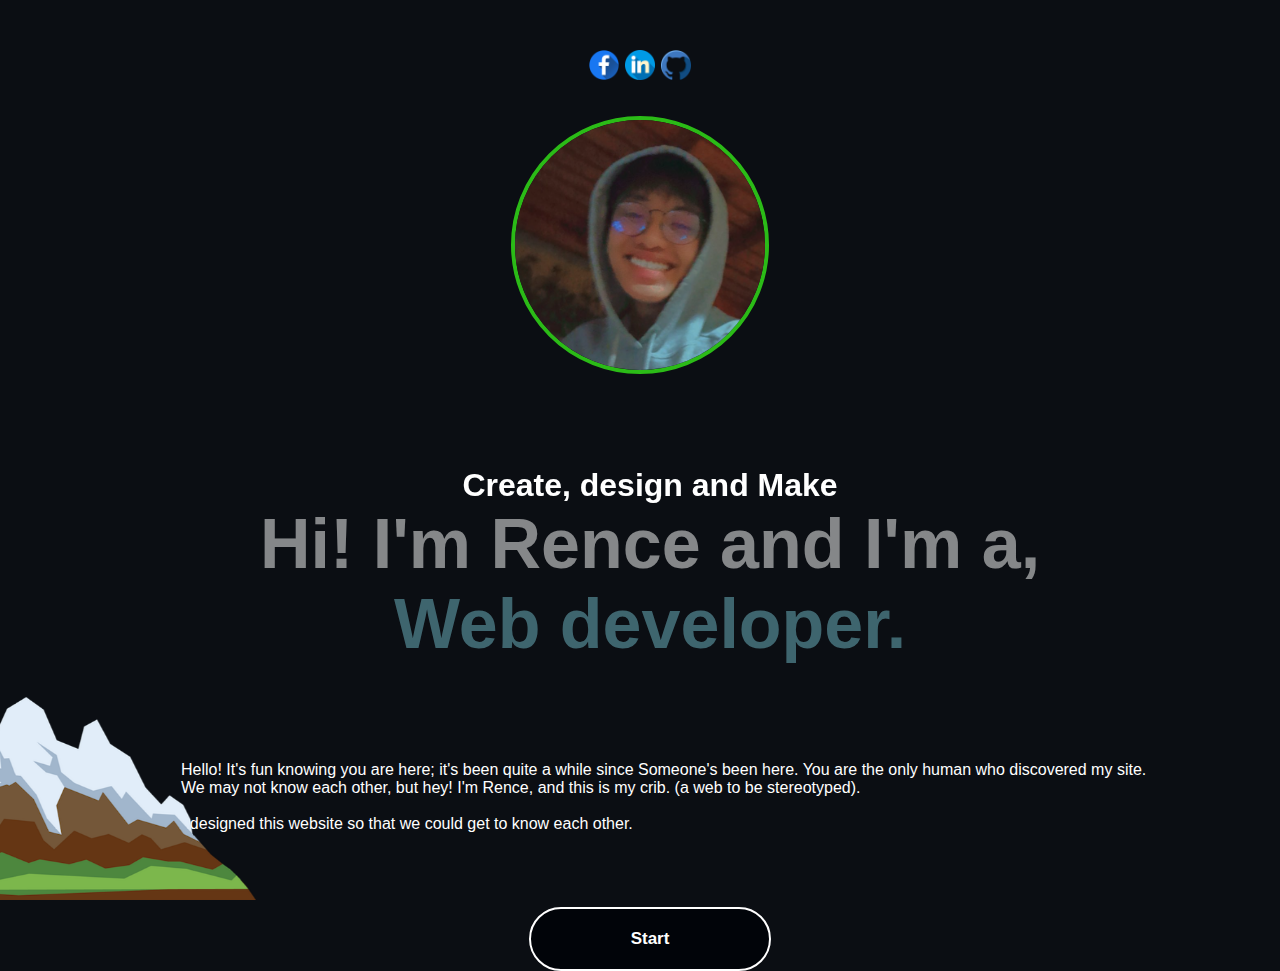
<file: index.html>
<!DOCTYPE html>
<html lang="en">
  <head>
    <meta charset="UTF-8" />
    <meta http-equiv="X-UA-Compatible" content="IE=edge" />
    <meta name="viewport" content="width=device-width, initial-scale=1.0" />

    <link rel="icon" href="/developer (1).png" type="image/x-icon" >
    <link
    href="https://fonts.googleapis.com/css2?family=Poppins:wght@400;700&display=swap"
    rel="styleheet" />

    <link href="https://cdn.jsdelivr.net/npm/bootstrap@5.3.0/dist/css/bootstrap.min.css" rel="stylesheet" 
    integrity="sha384-9ndCyUaIbzAi2FUVXJi0CjmCapSmO7SnpJef0486qhLnuZ2cdeRhO02iuK6FUUVM" crossorigin="anonymous">
    <link rel="stylesheet" href="button.css"> 
    <link rel="stylesheet" href="font.css">
    <link rel="stylesheet" href="pic-logo.css">
    <link rel="stylesheet" href="query.css">
    <title>rence</title>
  </head> 
  <div class="main">
  <section>
      <div class="logo-container">
        <div class="links-container">
          <nav class="socials">
            <a href=""><img class="pic-this" src="facebook.png"/></a>
            <a href="https://www.linkedin.com/in/john-clarence-palma-036588278"><img class="pic-this" src="linkedin.png"
            /></a>
            <a href="https://github.com/Scratch-io"
              ><img class="pic-this" src="github.png"
            /></a>
          </nav>
        </div>
      <div>
        <h1 class="changes">
          Create, design and Make<br />
        <span class="rence">
          Hi! I'm Rence and I'm a,<br />
          <span class="rence2">Web developer.</span>
        </h1>
        <div class="logo-background">
        <div class="logo-container-background">
          <img
            class="logo"
            src="Snapchat-1335195210 (1).jpg"
            alt="logo" />
        </div>
      </div>

        <div class="left-card">
          <div class="text-word">
        <p>
          Hello! It's fun knowing you are here; it's been quite a while since
          Someone's been here. You are the only human who discovered my site.<br />
          We may not know each other, but hey! I'm Rence, and this is my crib.
          (a web to be stereotyped).<br><br>
          
          I designed this website so that we could get to know each other.
        </p>
          </div>
      </div>
      </div>
        <div class="start-container">
          <a href="targeted.html" target="_self">
            <button class="Start">Start</button>
          </a>
        </div>
        <div class="mountain-container">
          <div class="mountain">
            <div><img  class="drift"  src="mountain.png" alt="mountain"></div>
          
        </div>
      </section>
    </div>
      <script src="https://cdn.jsdelivr.net/npm/bootstrap@5.3.0/dist/js/bootstrap.bundle.min.js" 
          integrity="sha384-geWF76RCwLtnZ8qwWowPQNguL3RmwHVBC9FhGdlKrxdiJJigb/j/68SIy3Te4Bkz" crossorigin="anonymous"></script>
      </body> 
    </html>
</file>
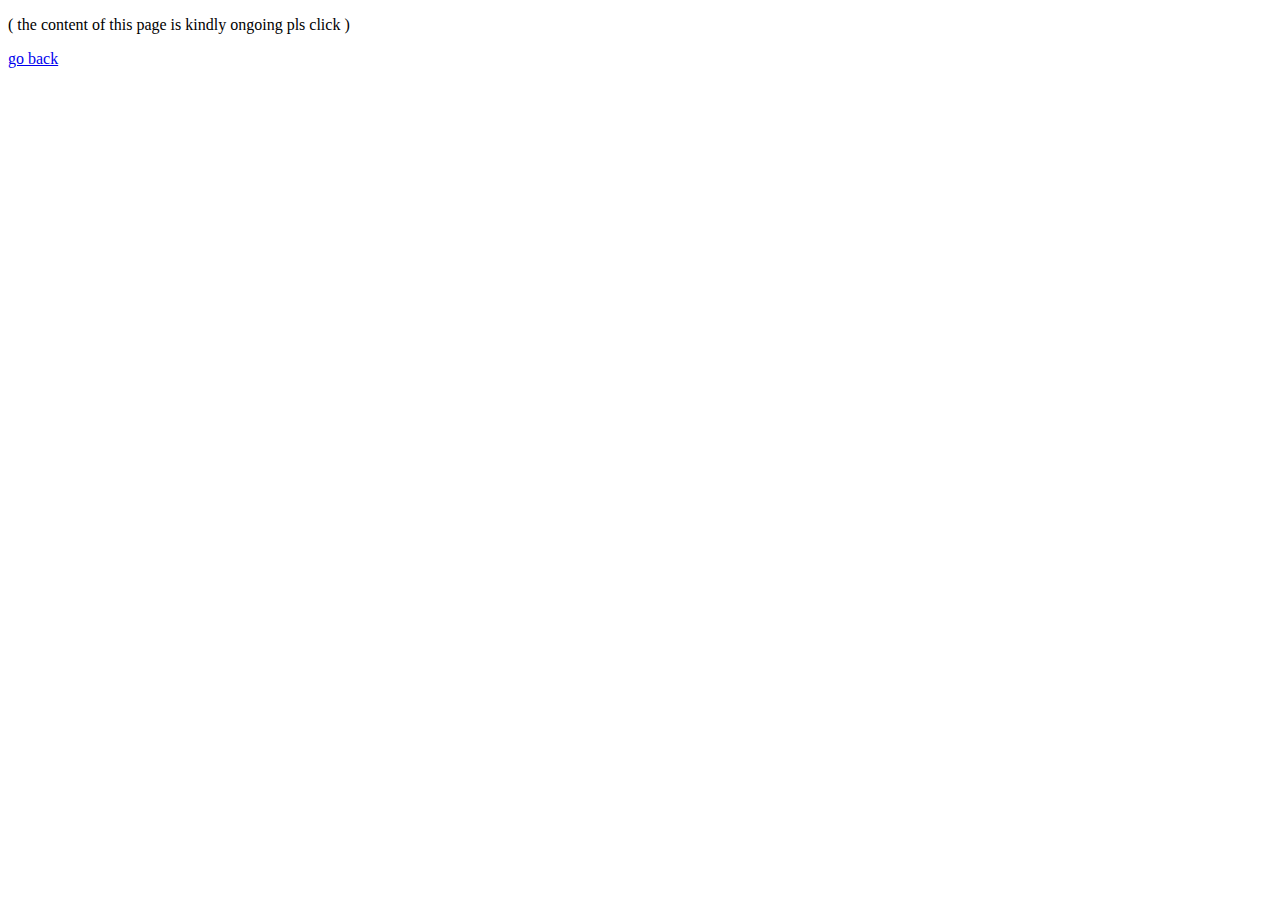
<file: targeted.html>
<!DOCTYPE html>
<html lang="en">
  <head>
    <meta charset="UTF-8" />
    <meta name="viewport" content="width=device-width, initial-scale=1.0" />
    <link rel="icon" href="/porftolio/Pictures/developer (1).png" type="image/x-icon" />
    <title>rence</title>
  </head>
  <body>
    <p>( the content of this page is kindly ongoing pls click )</p>
    <a href="index.html" target="_self"> go back</a>
  
    </a>
  </body>
</html>
</file>
<file: button.css>
.start-container{
  margin: 40px 0px 0px 10px;
}
.Start{
  flex-direction: column;
  padding: 20px 100px 20px 100px;
  background-color: #010409;
  color: white;
  border-radius: 200px;
  border-color: white;
  border-style: solid;
  cursor: pointer;
  font-size: 17px;
  transition: background-color 0.15s;
  font-weight: bold;
  
}

.Start:hover{
  object-fit: fill;
  background-color: #F7E6C4;
  color: black;
  border-style: transparent;
  font-weight: normal;
  
}
</file>
<file: font.css>
body{
  display: flex;
  margin: 50px 50px 0 50px;
  font-family: "Poppins", sans-serif;
  background-color: #010409f5;
  color: white;
  height: 100vh;
  
}

.main{
  flex: 1;
}

p{
  display: flex;
  font-size: 16; 
}

h1{
  font-size: 5rem;
  font-family: "Poppins", sans-serif;
  margin-top: 30px;
  font-weight: bolder;
}

.rence{
  opacity: 0.5;
  font-size: 70px;

}

.rence2{
  color: #73BBC9;
}


.left-card{
  margin-top: 20px;
  font-weight: none;
  z-index: 100;
}

.drift{
  height: 450px;
  position: fixed;
  flex-direction: row;
  right: 30px;
  bottom: 0;
  z-index: -1;
}
</file>
<file: pic-logo.css>
.logo{
  position: absolute;
  right: 220px;
  bottom: 400px;
  height: 250px;
  width: 250px;
  object-fit: cover;
  border-radius: 50%;
  z-index: -1;
  opacity: 0.8;
  border: #34e718 4px solid;
}


.logo-container{
  z-index: 100;
}

.pic-this{
  height: 30px;
  margin-bottom: 0;
}

.socials{
  display: flex;
  justify-content:start;
  gap: 6px;
}
</file>
<file: query.css>
@media (max-width: 1500px) {

  body {
    position: relative;
  }
  .logo{
    position: absolute;
    right: 0;
    left: 0;
    margin: 0 auto;
    bottom: initial;
  }

  .logo1{
    position: absolute;
    right: 60%;
    top: 301px;
    left: 48%;
  }

  .left-card{
    position: absolute;
    top: 100%;
    align-items: center;
    justify-content: center;

  }
  .left-card{
  position: absolute;
  }
  
  h1 {
    position: absolute;
    font-size: 2rem;
    top: 43%;
    left: 10px;
    text-align: center;
    width: 100%;
  }

  .socials{
    display: flex;
    justify-content: center;
    align-items: center;
    margin-bottom: 2em;
  }
  .start-container{
    display: flex;
    justify-content: center;
    flex: 1fr;
    position: absolute;
    font-size: 3rem;
    top: 90%;
    left: 0;
    text-align: center;
    width: 100%;
  }
  .left-card{
    position: absolute;
    display: flex;
    flex-wrap: wrap;
    align-items: baseline;
    justify-content: center; /* Updated property */
    top: 75%;
    left: 2%; /* Reset the left property */
    right: 0; /* Add right: 0 to stretch the element horizontally */
    margin-left: auto; /* Add auto margins to center horizontally */
    margin-right: auto; /* Add auto margins to center horizontally */
    width: 100%;
    z-index: -2;
  } 

  .drift{
    height: 250px;
    position: fixed;
    flex-direction: row;
    right: 80%;
    bottom: 0;
    z-index: -1;
  }
  

}

  @media(max-width: 895px){
    .logo{
      display: flex;
      justify-content: start;
      align-items: start;
      margin-bottom: 2em;
      right: 50%;
      left: 0;
      height: 150px;
      width: 150px;
      object-fit: cover;
      border-radius: 50%;
      opacity: 0.8;
      border: #0aef1d 4px solid;
    }
    .logo1{
      display: flex;
      justify-content: start;
      align-items: start;
      position: absolute;
      left: 21%;
      right: 0;
      bottom: 0;
      top: 18%;
      height: 35px;
      border-radius: 200%;
      
    }
    .socials{
      display: flex;
      justify-content: start;
      align-items: start;
      margin-bottom: 2em;
    }
  
    h1{
    position: absolute;
    display: flex;
    flex-direction: column;
    justify-content: start;
    align-items: start;
    font-size: 2rem;
    top: 70%;
    text-align: center;
    width: 100%;
    }
    .changes{
    position: absolute;
    top: 14rem;
    left: 1px;
    }

    .rence,
    .rence2{
      position: relative;
      left: 0;
      display: flex;
      flex-direction: column;
      justify-content: start;
      align-items: start;
      font-size: 30px;

    }
    .left-card{
      position: absolute;
      display: flex;
      flex-wrap: wrap;
      align-items: baseline;
      justify-content: center; /* Updated property */
      top:23em;
      left: 0%; /* Reset the left property */
      right: 0; /* Add right: 0 to stretch the element horizontally */
      margin-left: auto; /* Add auto margins to center horizontally */
      margin-right: auto; /* Add auto margins to center horizontally */
      width: 100%;
      z-index: -2;
    } 
    .start-container{
    display: flex;
    flex-direction: row;
    justify-content: start;
    align-items: start;
    top:  80%;
    left: 0;
    }
    
    .start-container{
      margin: 10px 0px 0px 10px;
      
    }
    .Start{
      flex-direction: column;
      padding: 10px 60px;
      background-color: #010409;
      color: white;
      border-radius: 200px;
      border: solid white;
      cursor: pointer;
      font-size: 17px;
      transition: background-color 0.15s;
      font-weight: bold;
    }
    
    .Start:hover{
      background-color: #F7E6C4;
      color: black;
      font-weight: normal;
    }

    .drift{
      height: 250px;
      position: fixed;
      flex-direction: row;
      right: -23%;
      bottom: 0;
      z-index: -1;
    }
    
    
  }


    @media(max-width: 480px){
      h1{
        position: absolute;
        display: flex;
        flex-direction: column;
        justify-content: start;
        align-items: start;
        font-size:26px;
        top: 35%;
        text-align: center;
        width: 100%;
        }
        .changes{
        position: absolute;
        top: 13rem;
        left: 1px;
        }
        .rence,
        .rence2{
          position: relative;
          left: 0;
          display: flex;
          flex-direction: column;
          justify-content: start;
          align-items: start;
          font-size: 26px;
        }

        .left-card{
          position: absolute;
          display: flex;
          flex-wrap: wrap;
          align-items: baseline;
          justify-content: center; /* Updated property */
          top:20em;
          left: 0; /* Reset the left property */
          right: 0; /* Add right: 0 to stretch the element horizontally */
          margin-left: auto; /* Add auto margins to center horizontally */
          margin-right: auto; /* Add auto margins to center horizontally */
          width: 100%
        }
        .start-container{
          display: flex;
          flex-direction: row;
          justify-content: start;
          align-items: start;
          top: 36rem;
          width: 100% ;
          left: 0;
          } 
          .drift{
            height: 250px;
            position: fixed;
            flex-direction: row;
            left: 60%;
            bottom: 0;
            z-index: -1;
          }
          
        

          @media (max-width: 404px) {
            h1{
              position: absolute;
              display: flex;
              flex-direction: column;
              justify-content: start;
              align-items: start;
              font-size: 20px;
              left: 0;
              top: 35%;
              width: 100%;
              text-align: left;
              }
              .changes{
              position: absolute;
              top: 13rem;
              left: 1px;
              }
              .rence,
              .rence2{
                position: relative;
                left: 0;
                display: flex;
                flex-direction: column;
                justify-content: start;
                align-items: start;
                font-size: 20px;
              }
              .left-card{
                position: absolute;
                display: flex;
                flex-wrap: wrap;
                align-items: baseline;
                justify-content: center; /* Updated property */
                top:25em;
                left: 0%; /* Reset the left property */
                right: 0; /* Add right: 0 to stretch the element horizontally */
                margin-left: auto; /* Add auto margins to center horizontally */
                margin-right: auto; /* Add auto margins to center horizontally */
                width: 100%;
                font-size: 13px;
                z-index: -2;
              } 
              .start-container{
                display: flex;
                flex-direction: row;
                justify-content: start;
                align-items: start;
                top: 70%;
                left: 0;
          }  
          .drift{
            height: 250px;
            position: fixed;
            flex-direction: row;
            right: 100%;
            bottom: 0;
            z-index: -1;
          }
      .start-container{
        margin: 40px 0px 0px 10px;
      }
      .Start{
        flex-direction: column;
        padding: 10px 50px 10px 50px;
        background-color: #010409;
        color: white;
        border-radius: 200px;
        border-color: white;
        border-style: solid;
        cursor: pointer;
        font-size: 17px;
        transition: background-color 0.15s;
        font-weight: bold;
        
      }

      .Start:hover{
        object-fit: fill;
        background-color: #F7E6C4;
        color: black;
        border-style: transparent;
        font-weight: normal;
        
      } 
    }
        @media(max-width:323px){
          h1{
            position: absolute;
            display: flex;
            flex-direction: column;
            justify-content: start;
            align-items: start;
            font-size:12px;
            top: 35%;
            text-align: center;
            width: 100%;
            text-align: left;
            }
            .changes{
            position: absolute;
            top: 13rem;
            left: 1px;
            }
            .rence,
            .rence2{
              position: relative;
              left: 0;
              display: flex;
              flex-direction: column;
              justify-content: start;
              align-items: start;
              font-size: 19px;
              text-align: left;
            }
            .left-card{
              position: absolute;
              display: flex;
              flex-wrap: wrap;
              align-items: baseline;
              justify-content: center; /* Updated property */
              top:27em;
              left: 0%; /* Reset the left property */
              right: 0; /* Add right: 0 to stretch the element horizontally */
              margin-left: auto; /* Add auto margins to center horizontally */
              margin-right: auto; /* Add auto margins to center horizontally */
              width: 100%;
              font-size: 11px;
            } 
            .start-container{
              display: flex;
              flex-direction: row;
              justify-content: start;
              align-items: start;
              top: 67%;
              left: 0;
              z-index: 1;
              }
              
              .start-container{
                margin: 30px 0px 0px 5px;
                
              }
              .Start{
                flex-direction: column;
                padding: 5px 30px;
                background-color: #010409;
                color: white;
                border-radius: 200px;
                border: solid white;
                cursor: pointer;
                font-size: 17px;
                transition: background-color 0.15s;
                font-weight: bold;
              }
              
              .Start:hover{
                background-color: #F7E6C4;
                color: black;
                font-weight: normal;
              }
            
  }
}
    

        @media(max-width: 395px) {
          .start-container{
             display: flex;
             flex-direction: row;
             justify-content: start;
             align-items: start;
             top: 73%;
             left: 0;
             z-index: 1;
             }
             
             .start-container{
               margin: 30px 0px 0px 5px;
               
             }
             .Start{
               flex-direction: column;
               padding: 5px 30px;
               background-color: #010409;
               color: white;
               border-radius: 200px;
               border: solid white;
               cursor: pointer;
               font-size: 17px;
               transition: background-color 0.15s;
               font-weight: bold;
             }
     
             
}
</file>
